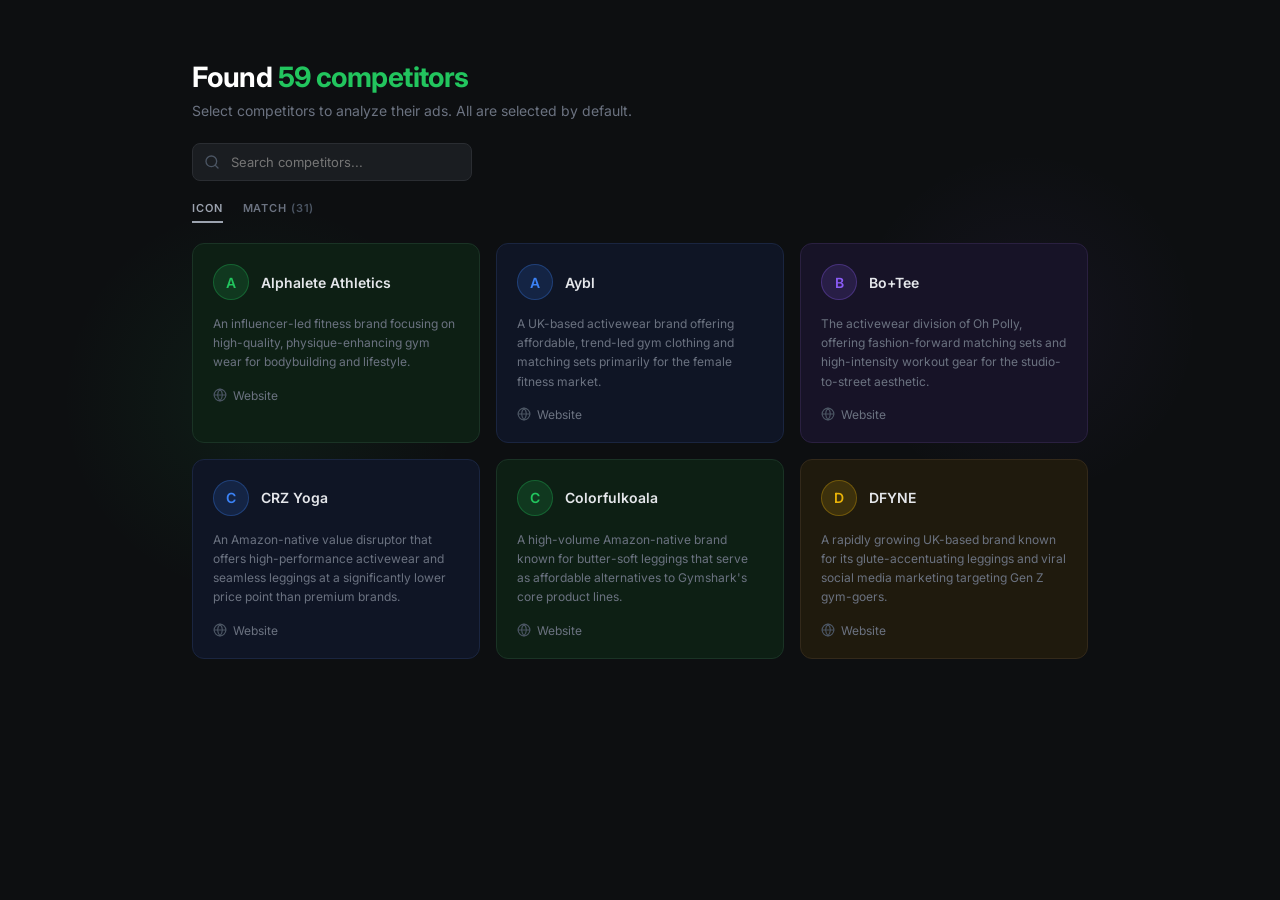
<file: competitors.html>
<!DOCTYPE html>
<html lang="en">

<head>
  <meta charset="UTF-8">
  <meta name="viewport" content="width=device-width, initial-scale=1.0">
  <title>Competitors Section</title>
  <link rel="preconnect" href="https://fonts.googleapis.com">
  <link rel="preconnect" href="https://fonts.gstatic.com" crossorigin>
  <link href="https://fonts.googleapis.com/css2?family=Inter:wght@300;400;500;600;700;800&display=swap"
    rel="stylesheet">
  <style>
    *,
    *::before,
    *::after {
      margin: 0;
      padding: 0;
      box-sizing: border-box;
    }

    html {
      -webkit-font-smoothing: antialiased;
      -moz-osx-font-smoothing: grayscale;
    }

    body {
      font-family: 'Inter', -apple-system, BlinkMacSystemFont, sans-serif;
      background: #0d0f11;
      color: #fff;
      min-height: 100vh;
      overflow-x: hidden;
    }

    .competitors-section {
      max-width: 960px;
      margin: 0 auto;
      padding: 60px 32px 80px;
      position: relative;
    }

    /* Ambient glow effects */
    .competitors-section::before {
      content: '';
      position: absolute;
      top: 200px;
      left: -100px;
      width: 400px;
      height: 400px;
      background: radial-gradient(circle, rgba(34, 197, 94, 0.08) 0%, transparent 70%);
      pointer-events: none;
      z-index: 0;
    }

    .competitors-section::after {
      content: '';
      position: absolute;
      top: 150px;
      right: -80px;
      width: 350px;
      height: 350px;
      background: radial-gradient(circle, rgba(139, 92, 246, 0.06) 0%, transparent 70%);
      pointer-events: none;
      z-index: 0;
    }

    .section-header {
      position: relative;
      z-index: 1;
      margin-bottom: 8px;
    }

    .section-header h1 {
      font-size: 28px;
      font-weight: 700;
      letter-spacing: -0.02em;
    }

    .section-header h1 span {
      color: #22c55e;
    }

    .section-subtitle {
      color: #6b7280;
      font-size: 14px;
      margin-bottom: 24px;
      position: relative;
      z-index: 1;
    }

    /* Search bar */
    .search-bar {
      position: relative;
      margin-bottom: 20px;
      z-index: 1;
    }

    .search-bar input {
      width: 280px;
      padding: 10px 14px 10px 38px;
      background: #1a1d21;
      border: 1px solid #2a2d32;
      border-radius: 8px;
      color: #6b7280;
      font-size: 13px;
      font-family: inherit;
      outline: none;
      transition: border-color 0.2s;
    }

    .search-bar input:focus {
      border-color: #3a3d42;
    }

    .search-bar .search-icon {
      position: absolute;
      left: 12px;
      top: 50%;
      transform: translateY(-50%);
      color: #4b5563;
      width: 16px;
      height: 16px;
    }

    /* Tabs row */
    .tabs-row {
      display: flex;
      align-items: center;
      justify-content: space-between;
      margin-bottom: 20px;
      position: relative;
      z-index: 1;
    }

    .tabs-left {
      display: flex;
      align-items: center;
      gap: 20px;
    }

    .tab {
      font-size: 11px;
      font-weight: 600;
      letter-spacing: 0.08em;
      text-transform: uppercase;
      color: #6b7280;
      cursor: pointer;
      padding-bottom: 6px;
      border-bottom: 2px solid transparent;
      transition: color 0.2s;
    }

    .tab.active {
      color: #9ca3af;
      border-bottom-color: #9ca3af;
    }

    .tab span {
      color: #4b5563;
    }

    .deselect-link {
      font-size: 12px;
      color: #22c55e;
      cursor: pointer;
      text-decoration: none;
      transition: opacity 0.2s;
    }

    .deselect-link:hover {
      opacity: 0.8;
    }

    /* Cards grid */
    .cards-grid {
      display: grid;
      grid-template-columns: repeat(3, 1fr);
      gap: 16px;
      position: relative;
      z-index: 1;
    }

    .competitor-card {
      background: #14171b;
      border: 1px solid #1e2228;
      border-radius: 12px;
      padding: 20px;
      position: relative;
      transition: border-color 0.2s;
    }

    .competitor-card:hover {
      border-color: #2a2d32;
    }

    /* Card color themes */
    .competitor-card.card-green {
      background: #0d1f14;
      border-color: #1a3325;
    }

    .competitor-card.card-purple {
      background: #171327;
      border-color: #2a2040;
    }

    .competitor-card.card-blue {
      background: #0f1525;
      border-color: #1a2540;
    }

    .competitor-card.card-yellow {
      background: #1f1a0d;
      border-color: #33291a;
    }

    .card-header {
      display: flex;
      align-items: center;
      gap: 12px;
      margin-bottom: 14px;
    }

    .avatar {
      width: 36px;
      height: 36px;
      border-radius: 50%;
      display: flex;
      align-items: center;
      justify-content: center;
      font-size: 14px;
      font-weight: 600;
      flex-shrink: 0;
    }

    .avatar.green {
      background: rgba(34, 197, 94, 0.15);
      color: #22c55e;
      border: 1.5px solid rgba(34, 197, 94, 0.3);
    }

    .avatar.purple {
      background: rgba(139, 92, 246, 0.15);
      color: #8b5cf6;
      border: 1.5px solid rgba(139, 92, 246, 0.3);
    }

    .avatar.yellow {
      background: rgba(234, 179, 8, 0.15);
      color: #eab308;
      border: 1.5px solid rgba(234, 179, 8, 0.3);
    }

    .card-name {
      font-size: 14px;
      font-weight: 600;
      color: #e5e7eb;
    }

    .avatar.blue {
      background: rgba(59, 130, 246, 0.15);
      color: #3b82f6;
      border: 1.5px solid rgba(59, 130, 246, 0.3);
    }

    /* Card description */
    .card-description {
      font-size: 12px;
      line-height: 1.6;
      color: #6b7280;
      margin-bottom: 16px;
    }

    /* Website link */
    .card-footer {
      display: flex;
      align-items: center;
      gap: 6px;
    }

    .card-footer svg {
      width: 14px;
      height: 14px;
      color: #4b5563;
    }

    .card-footer a {
      font-size: 12px;
      color: #6b7280;
      text-decoration: none;
      transition: color 0.2s;
    }

    .card-footer a:hover {
      color: #9ca3af;
    }
  </style>
</head>

<body>
  <div class="competitors-section">
    <div class="section-header">
      <h1>Found <span>59 competitors</span></h1>
    </div>
    <p class="section-subtitle">Select competitors to analyze their ads. All are selected by default.</p>

    <div class="search-bar">
      <svg class="search-icon" viewBox="0 0 24 24" fill="none" stroke="currentColor" stroke-width="2"
        stroke-linecap="round" stroke-linejoin="round">
        <circle cx="11" cy="11" r="8" />
        <line x1="21" y1="21" x2="16.65" y2="16.65" />
      </svg>
      <input type="text" placeholder="Search competitors...">
    </div>

    <div class="tabs-row">
      <div class="tabs-left">
        <div class="tab active">ICON</div>
        <div class="tab">MATCH <span>(31)</span></div>
      </div>
    </div>

    <div class="cards-grid">
      <!-- Card 1: Alphalete Athletics -->
      <div class="competitor-card card-green">
        <div class="card-header">
          <div class="avatar green">A</div>
          <div class="card-name">Alphalete Athletics</div>
        </div>
        <p class="card-description">An influencer-led fitness brand focusing on high-quality, physique-enhancing gym wear
          for bodybuilding and lifestyle.</p>
        <div class="card-footer">
          <svg viewBox="0 0 24 24" fill="none" stroke="currentColor" stroke-width="2" stroke-linecap="round"
            stroke-linejoin="round">
            <circle cx="12" cy="12" r="10" />
            <line x1="2" y1="12" x2="22" y2="12" />
            <path d="M12 2a15.3 15.3 0 0 1 4 10 15.3 15.3 0 0 1-4 10 15.3 15.3 0 0 1-4-10 15.3 15.3 0 0 1 4-10z" />
          </svg>
          <a href="#">Website</a>
        </div>
      </div>

      <!-- Card 2: Aybl -->
      <div class="competitor-card card-blue">
        <div class="card-header">
          <div class="avatar blue">A</div>
          <div class="card-name">Aybl</div>
        </div>
        <p class="card-description">A UK-based activewear brand offering affordable, trend-led gym clothing and matching
          sets primarily for the female fitness market.</p>
        <div class="card-footer">
          <svg viewBox="0 0 24 24" fill="none" stroke="currentColor" stroke-width="2" stroke-linecap="round"
            stroke-linejoin="round">
            <circle cx="12" cy="12" r="10" />
            <line x1="2" y1="12" x2="22" y2="12" />
            <path d="M12 2a15.3 15.3 0 0 1 4 10 15.3 15.3 0 0 1-4 10 15.3 15.3 0 0 1-4-10 15.3 15.3 0 0 1 4-10z" />
          </svg>
          <a href="#">Website</a>
        </div>
      </div>

      <!-- Card 3: Bo+Tee -->
      <div class="competitor-card card-purple">
        <div class="card-header">
          <div class="avatar purple">B</div>
          <div class="card-name">Bo+Tee</div>
        </div>
        <p class="card-description">The activewear division of Oh Polly, offering fashion-forward matching sets and
          high-intensity workout gear for the studio-to-street aesthetic.</p>
        <div class="card-footer">
          <svg viewBox="0 0 24 24" fill="none" stroke="currentColor" stroke-width="2" stroke-linecap="round"
            stroke-linejoin="round">
            <circle cx="12" cy="12" r="10" />
            <line x1="2" y1="12" x2="22" y2="12" />
            <path d="M12 2a15.3 15.3 0 0 1 4 10 15.3 15.3 0 0 1-4 10 15.3 15.3 0 0 1-4-10 15.3 15.3 0 0 1 4-10z" />
          </svg>
          <a href="#">Website</a>
        </div>
      </div>

      <!-- Card 4: CRZ Yoga -->
      <div class="competitor-card card-blue">
        <div class="card-header">
          <div class="avatar blue">C</div>
          <div class="card-name">CRZ Yoga</div>
        </div>
        <p class="card-description">An Amazon-native value disruptor that offers high-performance activewear and seamless
          leggings at a significantly lower price point than premium brands.</p>
        <div class="card-footer">
          <svg viewBox="0 0 24 24" fill="none" stroke="currentColor" stroke-width="2" stroke-linecap="round"
            stroke-linejoin="round">
            <circle cx="12" cy="12" r="10" />
            <line x1="2" y1="12" x2="22" y2="12" />
            <path d="M12 2a15.3 15.3 0 0 1 4 10 15.3 15.3 0 0 1-4 10 15.3 15.3 0 0 1-4-10 15.3 15.3 0 0 1 4-10z" />
          </svg>
          <a href="#">Website</a>
        </div>
      </div>

      <!-- Card 5: Colorfulkoala -->
      <div class="competitor-card card-green">
        <div class="card-header">
          <div class="avatar green">C</div>
          <div class="card-name">Colorfulkoala</div>
        </div>
        <p class="card-description">A high-volume Amazon-native brand known for butter-soft leggings that serve as
          affordable alternatives to Gymshark's core product lines.</p>
        <div class="card-footer">
          <svg viewBox="0 0 24 24" fill="none" stroke="currentColor" stroke-width="2" stroke-linecap="round"
            stroke-linejoin="round">
            <circle cx="12" cy="12" r="10" />
            <line x1="2" y1="12" x2="22" y2="12" />
            <path d="M12 2a15.3 15.3 0 0 1 4 10 15.3 15.3 0 0 1-4 10 15.3 15.3 0 0 1-4-10 15.3 15.3 0 0 1 4-10z" />
          </svg>
          <a href="#">Website</a>
        </div>
      </div>

      <!-- Card 6: DFYNE -->
      <div class="competitor-card card-yellow">
        <div class="card-header">
          <div class="avatar yellow">D</div>
          <div class="card-name">DFYNE</div>
        </div>
        <p class="card-description">A rapidly growing UK-based brand known for its glute-accentuating leggings and viral
          social media marketing targeting Gen Z gym-goers.</p>
        <div class="card-footer">
          <svg viewBox="0 0 24 24" fill="none" stroke="currentColor" stroke-width="2" stroke-linecap="round"
            stroke-linejoin="round">
            <circle cx="12" cy="12" r="10" />
            <line x1="2" y1="12" x2="22" y2="12" />
            <path d="M12 2a15.3 15.3 0 0 1 4 10 15.3 15.3 0 0 1-4 10 15.3 15.3 0 0 1-4-10 15.3 15.3 0 0 1 4-10z" />
          </svg>
          <a href="#">Website</a>
        </div>
      </div>
    </div>
  </div>
</body>

</html>
</file>
